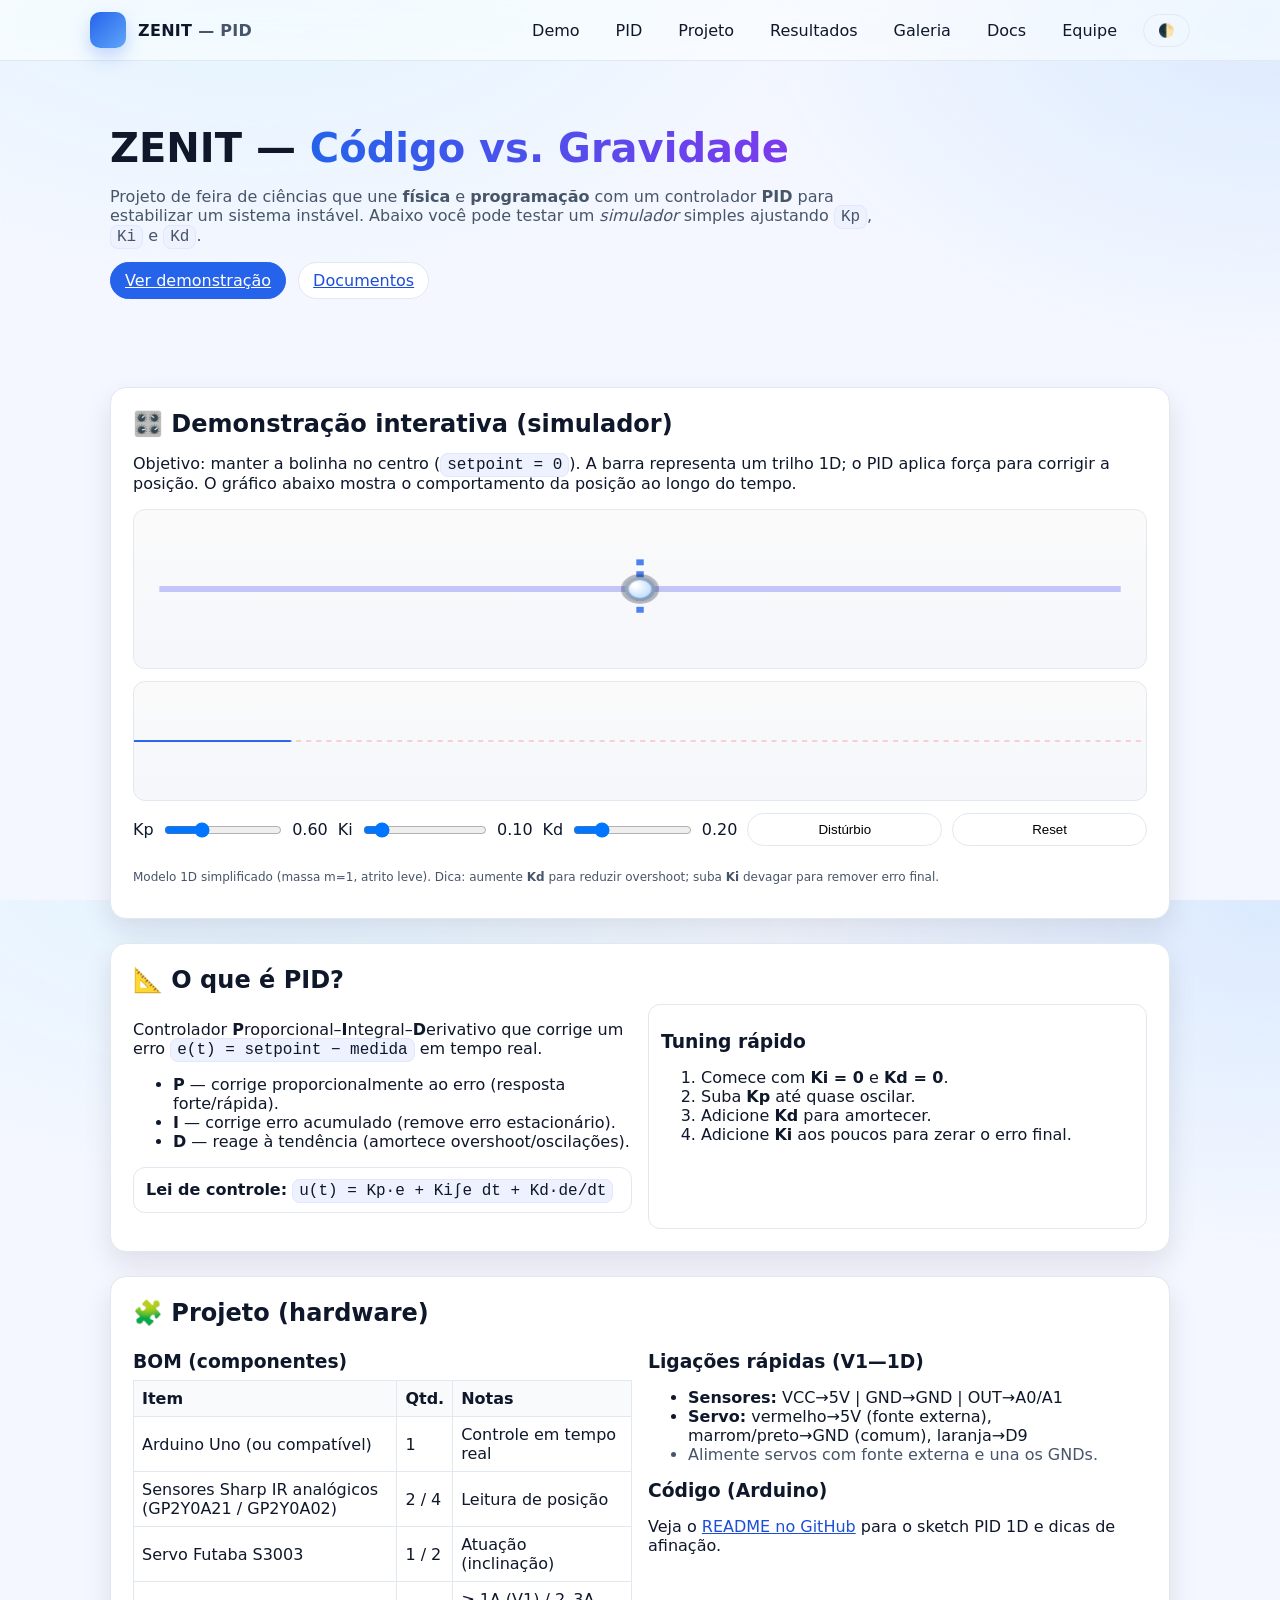
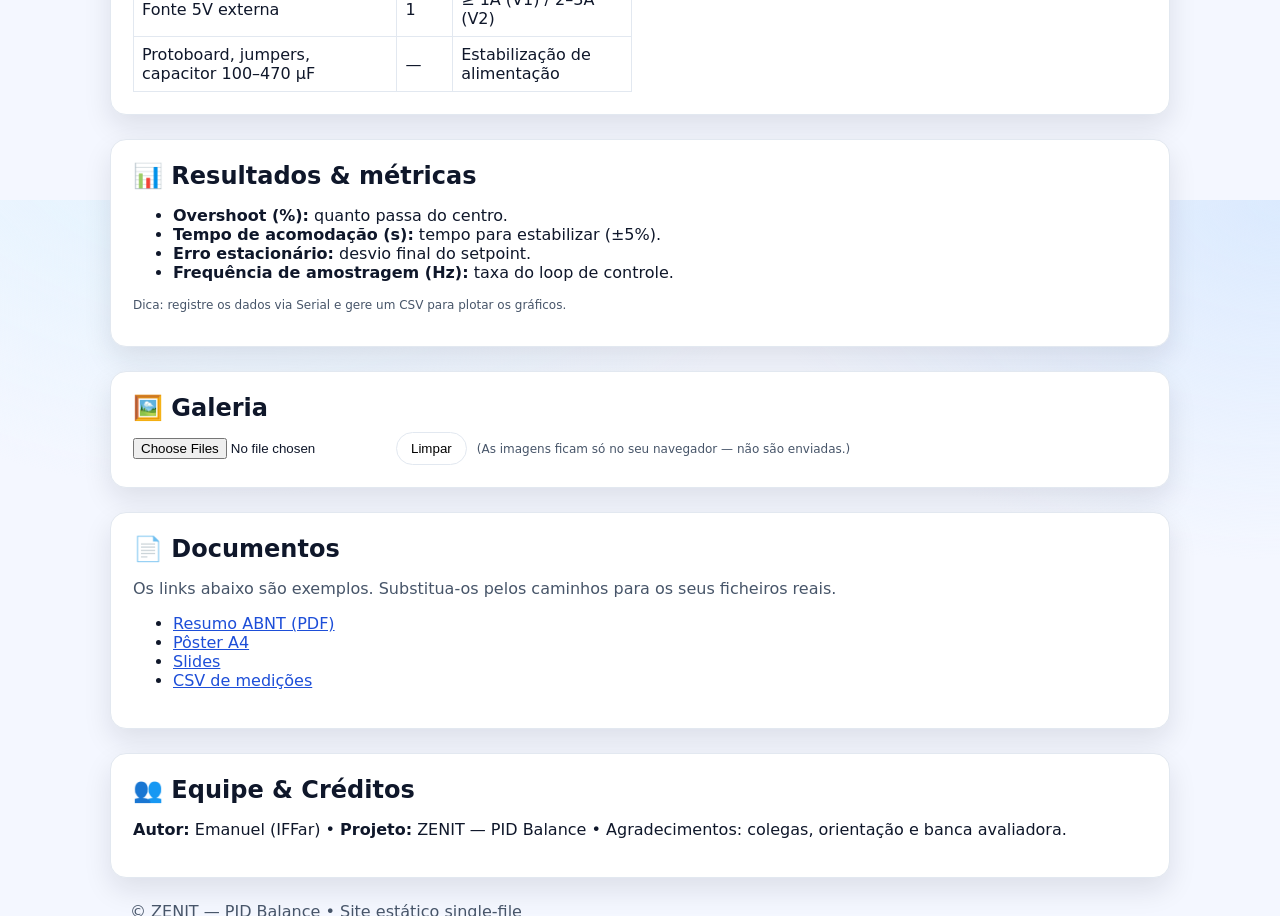
<file: code/data/index.html>
<!DOCTYPE html>
<html lang="pt-br">
<head>
  <meta charset="utf-8" />
  <meta name="viewport" content="width=device-width, initial-scale=1" />
  <title>ZENIT — PID Balance</title>
  <meta name="description" content="Projeto ZENIT: controle PID aplicado — demonstração interativa, documentação, galeria e resultados." />
  <link rel="stylesheet" href="style.css">
</head>
<body>
  <header class="site-header">
    <div class="wrap header-inner">
      <a href="#home" class="brand">
        <span class="logo" aria-hidden="true"></span>
        <span class="brand-text">ZENIT<span class="muted"> — PID</span></span>
      </a>
      <nav class="site-nav" aria-label="Principal">
        <a href="#demo">Demo</a>
        <a href="#pid">PID</a>
        <a href="#projeto">Projeto</a>
        <a href="#resultados">Resultados</a>
        <a href="#galeria">Galeria</a>
        <a href="#docs">Docs</a>
        <a href="#equipe">Equipe</a>
        <button id="themeToggle" class="btn ghost" aria-label="Alternar tema">🌓</button>
      </nav>
    </div>
  </header>

  <main class="wrap">
    <section class="hero" id="home">
      <div class="hero-inner">
        <h1>ZENIT — <span class="accent">Código vs. Gravidade</span></h1>
        <p class="lead">Projeto de feira de ciências que une <strong>física</strong> e <strong>programação</strong> com um controlador <strong>PID</strong> para estabilizar um sistema instável. Abaixo você pode testar um <em>simulador</em> simples ajustando <span class="code">Kp</span>, <span class="code">Ki</span> e <span class="code">Kd</span>.</p>
        <div class="cta-row">
          <a href="#demo" class="btn primary">Ver demonstração</a>
          <a href="#docs" class="btn">Documentos</a>
        </div>
      </div>
    </section>

    <section id="demo" class="card">
      <h2>🎛️ Demonstração interativa (simulador)</h2>
      <p>Objetivo: manter a bolinha no centro (<span class="code">setpoint = 0</span>). A barra representa um trilho 1D; o PID aplica força para corrigir a posição. O gráfico abaixo mostra o comportamento da posição ao longo do tempo.</p>
      <div class="simulator">
        <canvas id="simCanvas" width="800" height="160" aria-label="Simulador PID"></canvas>
        <canvas id="plotCanvas" width="800" height="120" aria-label="Gráfico de Posição vs. Tempo"></canvas>
        <div class="controls">
          <label>Kp <input type="range" id="kp" min="0" max="2" value="0.60" step="0.01"><span id="kpv">0.60</span></label>
          <label>Ki <input type="range" id="ki" min="0" max="1" value="0.10" step="0.01"><span id="kiv">0.10</span></label>
          <label>Kd <input type="range" id="kd" min="0" max="1" value="0.20" step="0.01"><span id="kdv">0.20</span></label>
          <button id="disturb" class="btn">Distúrbio</button>
          <button id="reset" class="btn ghost">Reset</button>
        </div>
        <p class="tiny muted">Modelo 1D simplificado (massa m=1, atrito leve). Dica: aumente <strong>Kd</strong> para reduzir overshoot; suba <strong>Ki</strong> devagar para remover erro final.</p>
      </div>
    </section>

    <section id="pid" class="card">
      <h2>📐 O que é PID?</h2>
      <div class="grid two">
        <div>
          <p>Controlador <strong>P</strong>roporcional–<strong>I</strong>ntegral–<strong>D</strong>erivativo que corrige um erro <span class="code">e(t) = setpoint − medida</span> em tempo real.</p>
          <ul>
            <li><strong>P</strong> — corrige proporcionalmente ao erro (resposta forte/rápida).</li>
            <li><strong>I</strong> — corrige erro acumulado (remove erro estacionário).</li>
            <li><strong>D</strong> — reage à tendência (amortece overshoot/oscilações).</li>
          </ul>
          <p class="note"><strong>Lei de controle:</strong> <span class="code">u(t) = Kp·e + Ki∫e dt + Kd·de/dt</span></p>
        </div>
        <div class="note">
          <h3>Tuning rápido</h3>
          <ol>
            <li>Comece com <strong>Ki = 0</strong> e <strong>Kd = 0</strong>.
            <li>Suba <strong>Kp</strong> até quase oscilar.</li>
            <li>Adicione <strong>Kd</strong> para amortecer.</li>
            <li>Adicione <strong>Ki</strong> aos poucos para zerar o erro final.</li>
          </ol>
        </div>
      </div>
    </section>

    <section id="projeto" class="card">
      <h2>🧩 Projeto (hardware)</h2>
      <div class="grid two">
        <div>
          <h3>BOM (componentes)</h3>
          <table>
            <thead><tr><th>Item</th><th>Qtd.</th><th>Notas</th></tr></thead>
            <tbody>
              <tr><td>Arduino Uno (ou compatível)</td><td>1</td><td>Controle em tempo real</td></tr>
              <tr><td>Sensores Sharp IR analógicos (GP2Y0A21 / GP2Y0A02)</td><td>2 / 4</td><td>Leitura de posição</td></tr>
              <tr><td>Servo Futaba S3003</td><td>1 / 2</td><td>Atuação (inclinação)</td></tr>
              <tr><td>Fonte 5V externa</td><td>1</td><td>≥ 1A (V1) / 2–3A (V2)</td></tr>
              <tr><td>Protoboard, jumpers, capacitor 100–470 µF</td><td>—</td><td>Estabilização de alimentação</td></tr>
            </tbody>
          </table>
        </div>
        <div>
          <h3>Ligações rápidas (V1—1D)</h3>
          <ul>
            <li><strong>Sensores:</strong> VCC→5V | GND→GND | OUT→A0/A1</li>
            <li><strong>Servo:</strong> vermelho→5V (fonte externa), marrom/preto→GND (comum), laranja→D9</li>
            <li class="muted">Alimente servos com fonte externa e una os GNDs.</li>
          </ul>
          <h3>Código (Arduino)</h3>
          <p>Veja o <a href="https://github.com/emanueca/zenit_science/blob/main/README.md" target="_blank" rel="noopener noreferrer">README no GitHub</a> para o sketch PID 1D e dicas de afinação.</p>
        </div>
      </div>
    </section>

    <section id="resultados" class="card">
      <h2>📊 Resultados & métricas</h2>
      <ul>
        <li><strong>Overshoot (%):</strong> quanto passa do centro.</li>
        <li><strong>Tempo de acomodação (s):</strong> tempo para estabilizar (±5%).</li>
        <li><strong>Erro estacionário:</strong> desvio final do setpoint.</li>
        <li><strong>Frequência de amostragem (Hz):</strong> taxa do loop de controle.</li>
      </ul>
      <p class="tiny muted">Dica: registre os dados via Serial e gere um CSV para plotar os gráficos.</p>
    </section>

    <section id="galeria" class="card">
      <h2>🖼️ Galeria</h2>
      <div class="uploader">
        <input type="file" id="fileInput" accept="image/*" multiple />
        <button class="btn" id="clearGallery">Limpar</button>
        <span class="muted tiny">(As imagens ficam só no seu navegador — não são enviadas.)</span>
      </div>
      <div class="gallery" id="gallery"></div>
      <div class="lightbox" id="lightbox" role="dialog" aria-modal="true"><img id="lightImg" alt="Visualização"/></div>
    </section>

    <section id="docs" class="card">
      <h2>📄 Documentos</h2>
      <p class="muted">Os links abaixo são exemplos. Substitua-os pelos caminhos para os seus ficheiros reais.</p>
      <ul>
        <li><a href="docs/resumo_abnt.pdf" download="ZENIT - Resumo ABNT.pdf">Resumo ABNT (PDF)</a></li>
        <li><a href="docs/poster_a4.pdf" download="ZENIT - Pôster A4.pdf">Pôster A4</a></li>
        <li><a href="docs/apresentacao.pdf" download="ZENIT - Slides.pdf">Slides</a></li>
        <li><a href="docs/medicoes.csv" download="ZENIT - Medições.csv">CSV de medições</a></li>
      </ul>
    </section>

    <section id="equipe" class="card">
      <h2>👥 Equipe & Créditos</h2>
      <p><strong>Autor:</strong> Emanuel (IFFar) • <strong>Projeto:</strong> ZENIT — PID Balance • Agradecimentos: colegas, orientação e banca avaliadora.</p>
    </section>

    <footer class="wrap">
      <p>© ZENIT — PID Balance • <span class="muted">Site estático single‑file</span></p>
    </footer>
  </main>

  <script src="script.js"></script>
</body>
</html>
</file>
<file: code/data/style.css>
:root{
  --bg:#f4f7ff;--card:#fff;--text:#0f172a;--muted:#475569;--border:#e2e8f0;
  --primary:#2563eb;--primary-600:#1d4ed8;--accent:#60a5fa;
  --radius:16px;--shadow:0 12px 28px rgba(15,23,42,.10);
}
@media (prefers-color-scheme: dark){
  :root{--bg:#0b1220;--card:#0f172a;--text:#e5e7eb;--muted:#94a3b8;--border:#1f2937;--shadow:0 12px 28px rgba(0,0,0,.35);}
}
*{box-sizing:border-box}
html,body{height:100%}
body{margin:0;font-family:Inter,system-ui,Segoe UI,Roboto,Arial,sans-serif;background:
  radial-gradient(1100px 700px at 20% -10%, #e0f2fe 0%, transparent 55%),
  radial-gradient(900px 600px at 100% 0%, #dbeafe 0%, transparent 60%),var(--bg);color:var(--text);}
a{color:var(--primary-600)}
.wrap{max-width:1100px;margin:0 auto;padding:0 20px}

/* Header */
.site-header{position:sticky;top:0;z-index:50;background:rgba(255,255,255,.55);backdrop-filter:saturate(140%) blur(10px);border-bottom:1px solid var(--border)}
@media (prefers-color-scheme: dark){.site-header{background:rgba(15,23,42,.55)}}
.header-inner{display:flex;align-items:center;justify-content:space-between;padding:12px 0}
.brand{display:flex;align-items:center;gap:12px;color:inherit;text-decoration:none}
.logo{width:36px;height:36px;border-radius:10px;background:linear-gradient(135deg,var(--primary),var(--accent));box-shadow:0 8px 18px rgba(37,99,235,.25)}
.brand-text{font-weight:800;letter-spacing:.3px}
.site-nav{display:flex;gap:16px;align-items:center}
.site-nav a{color:inherit;text-decoration:none;padding:8px 10px;border-radius:10px}
.site-nav a:hover{background:rgba(99,102,241,.08)}
.btn{border:1px solid var(--border);background:var(--card);border-radius:999px;padding:8px 14px;cursor:pointer}
.btn.primary{background:var(--primary);border-color:var(--primary);color:#fff}
.btn.ghost{background:transparent}

/* Hero */
.hero{padding:64px 0}
.hero h1{font-size:40px;margin:0 0 8px}
.lead{color:var(--muted);max-width:75ch}
.accent{background:linear-gradient(90deg,var(--primary),#7c3aed);-webkit-background-clip:text;background-clip:text;color:transparent}
.cta-row{display:flex;gap:12px;margin-top:16px;flex-wrap:wrap}

/* Sections */
section.card{background:var(--card);border:1px solid var(--border);border-radius:var(--radius);box-shadow:var(--shadow);padding:22px;margin:24px 0}
h2{margin:0 0 10px;font-size:24px}
h3{margin:14px 0 8px}
.muted{color:var(--muted)}
.grid.two{display:grid;grid-template-columns:repeat(auto-fit,minmax(260px,1fr));gap:16px}
.note{border:1px solid var(--border);border-radius:12px;padding:12px}
.code{font-family:ui-monospace,SFMono-Regular,Menlo,Consolas,monospace;background:#eef2ff;border:1px solid #e0e7ff;border-radius:8px;padding:2px 6px}
table{width:100%;border-collapse:collapse}
th,td{border:1px solid var(--border);padding:8px;text-align:left}
th{background:#f8fafc}
@media (prefers-color-scheme: dark){th{background:#0b1220}}

/* Simulator */
.simulator{display:grid;gap:12px}
canvas{display:block;width:100%;background:linear-gradient(180deg,#fafafa,#f5f7fb);border:1px solid var(--border);border-radius:12px}
#simCanvas{height:160px;}
#plotCanvas{height:120px;}
@media (prefers-color-scheme: dark){canvas{background:linear-gradient(180deg,#0e1425,#0b1220)}}
.controls{display:grid;grid-template-columns:repeat(auto-fit,minmax(160px,1fr));gap:10px;align-items:center}
.controls label{display:flex;align-items:center;gap:8px}
.controls input[type=range]{width:100%}
.tiny{font-size:12px}

/* Gallery */
.gallery{display:grid;grid-template-columns:repeat(auto-fit,minmax(160px,1fr));gap:10px}
.gallery figure{margin:0}
.gallery img{width:100%;height:140px;object-fit:cover;border-radius:12px;border:1px solid var(--border);cursor:pointer}
.uploader{display:flex;gap:10px;align-items:center;flex-wrap:wrap}

/* Lightbox */
.lightbox{position:fixed;inset:0;background:rgba(0,0,0,.85);display:none;align-items:center;justify-content:center;z-index:60}
.lightbox img{max-width:92vw;max-height:90vh;border-radius:16px}

/* Footer */
footer{padding:24px 0;color:var(--muted)}
</file>
